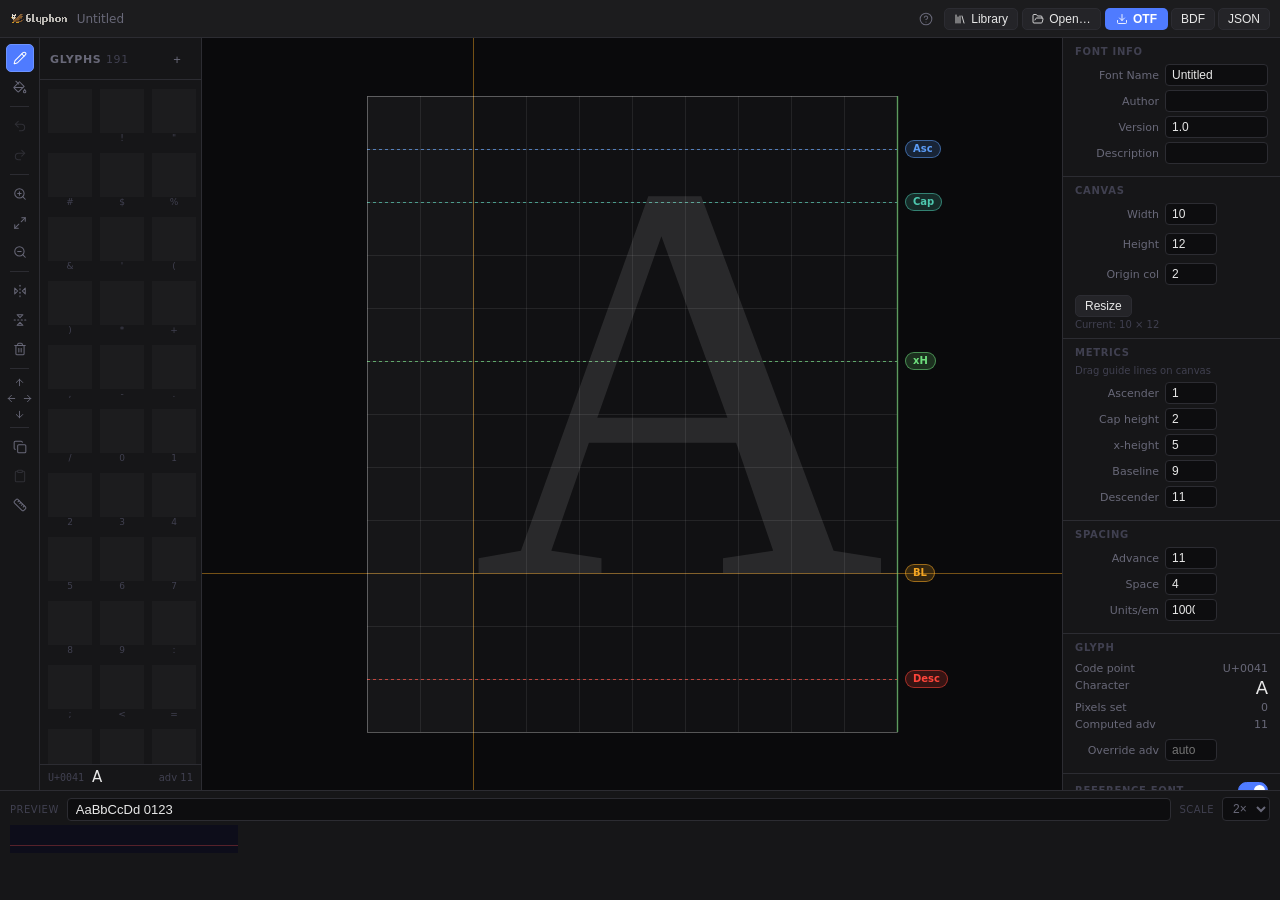
<file: index.html>
<!DOCTYPE html>
<html lang="en">
<head>
  <meta charset="UTF-8">
  <meta name="viewport" content="width=device-width, initial-scale=1.0">
  <title>Glyphon</title>
  <link rel="stylesheet" href="style.css">
  <script src="lib/lucide.min.js?v=1791367322"></script>
</head>
<body>
  <div id="app">

    <!-- ── Top bar ───────────────────────────────────────────────────── -->
    <div id="top-bar">
      <div class="topbar-left">
        <img src="assets/glyphon-logo.png" class="top-logo" alt="Glyphon">
        <span id="current-font-name" class="font-name-display">Untitled</span>
      </div>
      <div class="topbar-right">
        <button class="icon-btn" id="help-btn" title="Help (?)"><i data-lucide="circle-help"></i></button>
        <button class="btn-secondary" id="library-btn"><i data-lucide="library"></i> Library</button>
        <button class="btn-secondary" id="import-btn"><i data-lucide="folder-open"></i> Open…</button>
        <input type="file" id="import-file-input" accept=".json" style="display:none">
        <div class="export-menu-wrap">
          <button class="btn-primary" id="export-ttf-btn"><i data-lucide="download"></i> OTF</button>
          <button class="btn-secondary" id="export-bdf-btn">BDF</button>
          <button class="btn-secondary" id="export-json-btn">JSON</button>
        </div>
      </div>
    </div>

    <!-- ── Main area ─────────────────────────────────────────────────── -->
    <div id="main-area">

      <!-- Vertical tool strip -->
      <div id="tool-strip">
        <div class="strip-group">
          <button class="tool-btn active" data-tool="draw" title="Draw / toggle pixel (B)"><i data-lucide="pencil"></i></button>
          <button class="tool-btn"        data-tool="fill" title="Flood fill (F)"><i data-lucide="paint-bucket"></i></button>
        </div>

        <div class="strip-sep"></div>

        <div class="strip-group">
          <button class="icon-btn" id="undo-btn" title="Undo (⌘Z)" disabled><i data-lucide="undo-2"></i></button>
          <button class="icon-btn" id="redo-btn" title="Redo (⌘⇧Z)" disabled><i data-lucide="redo-2"></i></button>
        </div>

        <div class="strip-sep"></div>

        <div class="strip-group">
          <button class="icon-btn" id="zoom-in-btn"  title="Zoom in (+)"><i data-lucide="zoom-in"></i></button>
          <button class="icon-btn" id="zoom-fit-btn" title="Fit (0)"><i data-lucide="maximize-2"></i></button>
          <button class="icon-btn" id="zoom-out-btn" title="Zoom out (-)"><i data-lucide="zoom-out"></i></button>
        </div>

        <div class="strip-sep"></div>

        <div class="strip-group">
          <button class="icon-btn" id="flip-h-btn"      title="Flip horizontal (H)"><i data-lucide="flip-horizontal-2"></i></button>
          <button class="icon-btn" id="flip-v-btn"      title="Flip vertical (V)"><i data-lucide="flip-vertical-2"></i></button>
          <button class="icon-btn" id="clear-glyph-btn" title="Clear glyph (Del)"><i data-lucide="trash-2"></i></button>
        </div>

        <div class="strip-sep"></div>

        <!-- Shift arrows: diamond layout -->
        <div class="strip-arrows">
          <button class="strip-btn" id="shift-up-btn"    title="Shift pixels up (⇧K)"><i data-lucide="arrow-up"></i></button>
          <div class="strip-lr">
            <button class="strip-btn" id="shift-left-btn"  title="Shift pixels left (⇧H)"><i data-lucide="arrow-left"></i></button>
            <button class="strip-btn" id="shift-right-btn" title="Shift pixels right (⇧L)"><i data-lucide="arrow-right"></i></button>
          </div>
          <button class="strip-btn" id="shift-down-btn"  title="Shift pixels down (⇧J)"><i data-lucide="arrow-down"></i></button>
        </div>

        <div class="strip-sep"></div>

        <div class="strip-group">
          <button class="icon-btn" id="copy-glyph-btn"    title="Copy glyph (⌘C)"><i data-lucide="copy"></i></button>
          <button class="icon-btn" id="paste-glyph-btn"   title="Paste glyph (⌘V)" disabled><i data-lucide="clipboard"></i></button>
          <button class="icon-btn" id="toggle-guides-btn" title="Toggle guides" aria-pressed="true"><i data-lucide="ruler"></i></button>
        </div>
      </div>

      <!-- Left: character navigator -->
      <div id="char-nav">
        <div id="char-nav-scroll"></div>
        <div id="char-nav-footer">
          <span class="nav-footer-cp" id="nav-footer-cp">U+0020</span>
          <span class="nav-footer-ch" id="nav-footer-ch"> </span>
          <span class="nav-footer-adv" id="nav-footer-adv"></span>
        </div>
      </div>

      <!-- Center: pixel grid editor -->
      <div id="editor-area">
        <canvas id="grid-canvas"></canvas>
        <!-- Guide pill handles (absolutely positioned, updated by canvas-editor.js) -->
        <div id="guide-pills" aria-hidden="true"></div>
      </div>

      <!-- Right: metrics + glyph info -->
      <div id="metrics-panel"></div>

    </div>

    <!-- ── Preview bar ───────────────────────────────────────────────── -->
    <div id="preview-bar">
      <div class="preview-controls">
        <label class="preview-label">Preview</label>
        <input id="preview-input" type="text" placeholder="Type to preview…" value="AaBbCcDd 0123">
        <label class="preview-label">Scale</label>
        <select id="preview-scale">
          <option value="1">1×</option>
          <option value="2" selected>2×</option>
          <option value="3">3×</option>
          <option value="4">4×</option>
          <option value="6">6×</option>
          <option value="8">8×</option>
        </select>
      </div>
      <div id="preview-canvas-wrap">
        <canvas id="preview-canvas"></canvas>
      </div>
    </div>

  </div>

  <!-- Scripts: loaded in dependency order -->
  <script src="lib/opentype.min.js?v=1791367322"></script>
  <script src="src/data-model.js?v=1791367322"></script>
  <script src="src/state.js?v=1791367322"></script>
  <script src="src/storage.js?v=1791367322"></script>
  <script src="src/canvas-editor.js?v=1791367322"></script>
  <script src="src/char-navigator.js?v=1791367322"></script>
  <script src="src/metrics-panel.js?v=1791367322"></script>
  <script src="src/preview.js?v=1791367322"></script>
  <script src="src/export-ttf.js?v=1791367322"></script>
  <script src="src/export-bdf.js?v=1791367322"></script>
  <script src="src/export-json.js?v=1791367322"></script>
  <script src="src/shortcuts.js?v=1791367322"></script>
  <script src="src/bundled-fonts.js?v=1791367322"></script>
  <script src="src/library.js?v=1791367322"></script>
  <script src="src/ref-font.js?v=1791367322"></script>
  <script src="src/main.js?v=1791367322"></script>
</body>
</html>
</file>
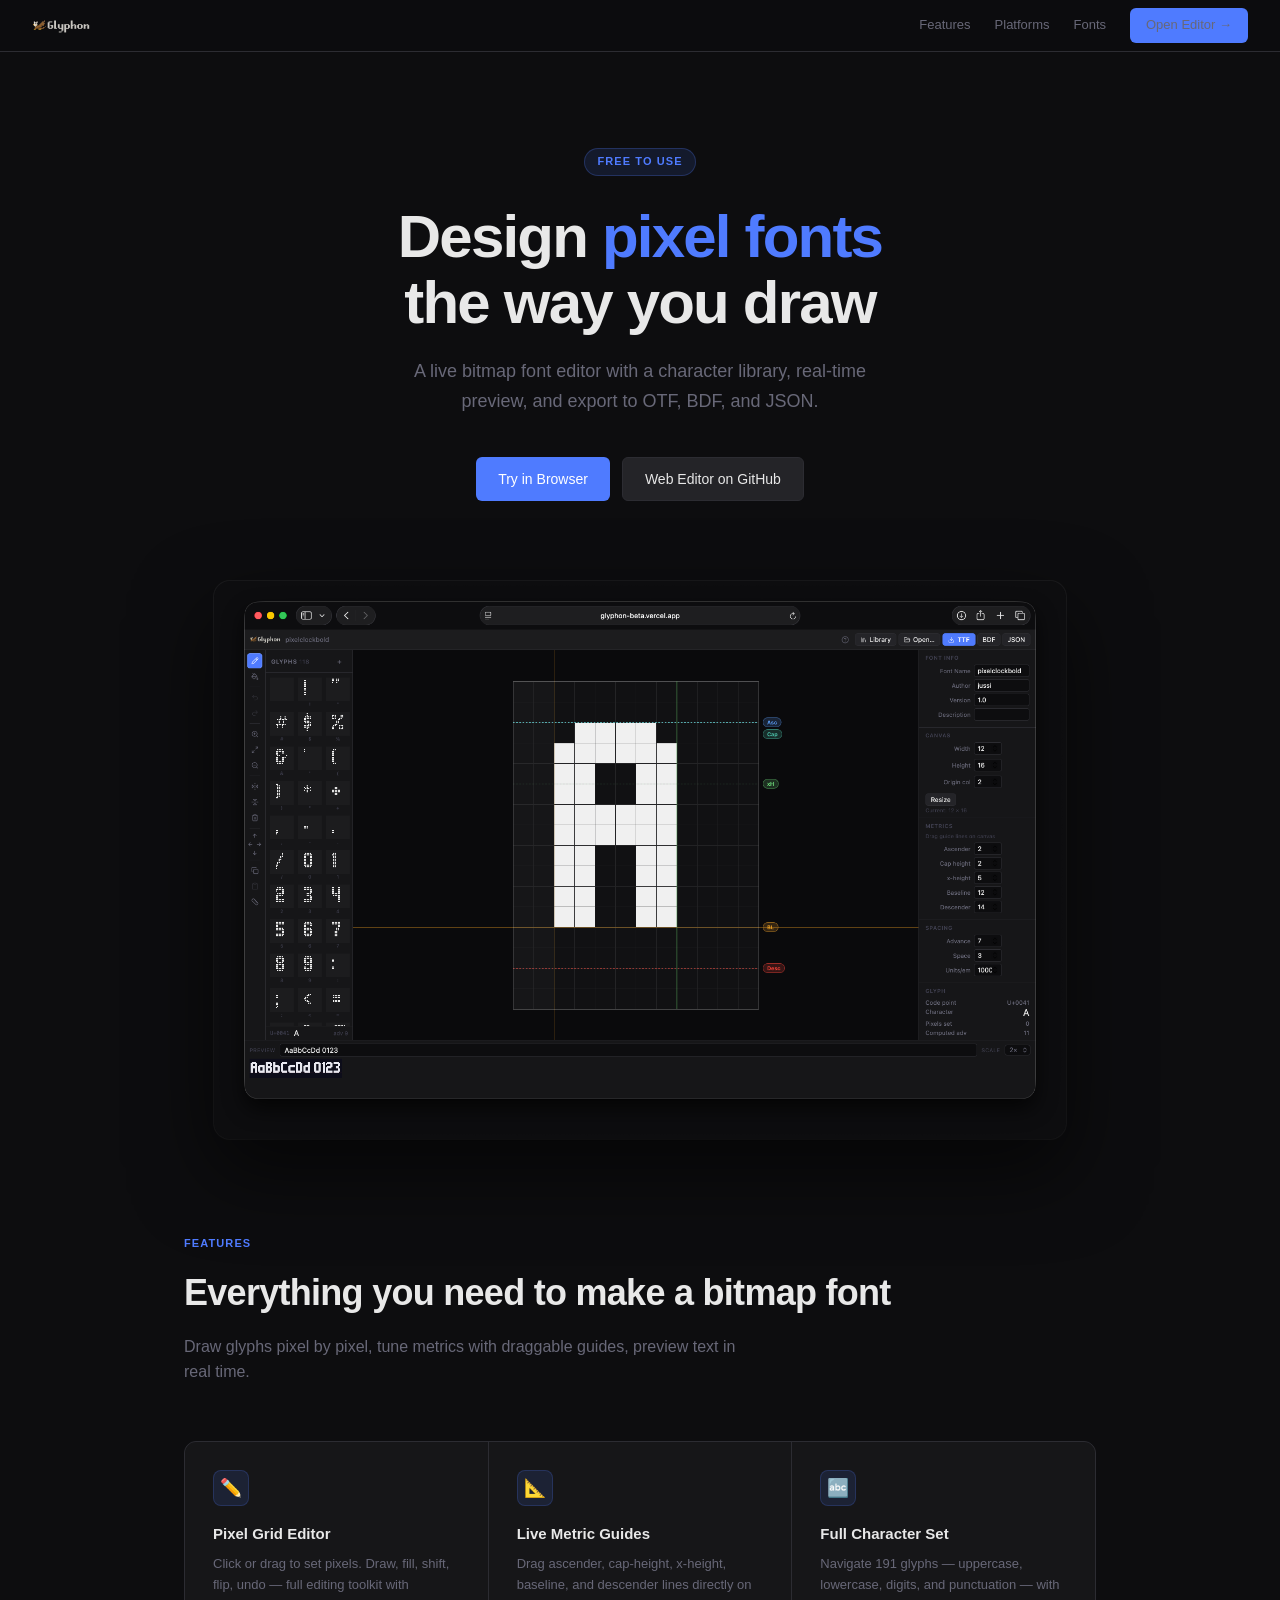
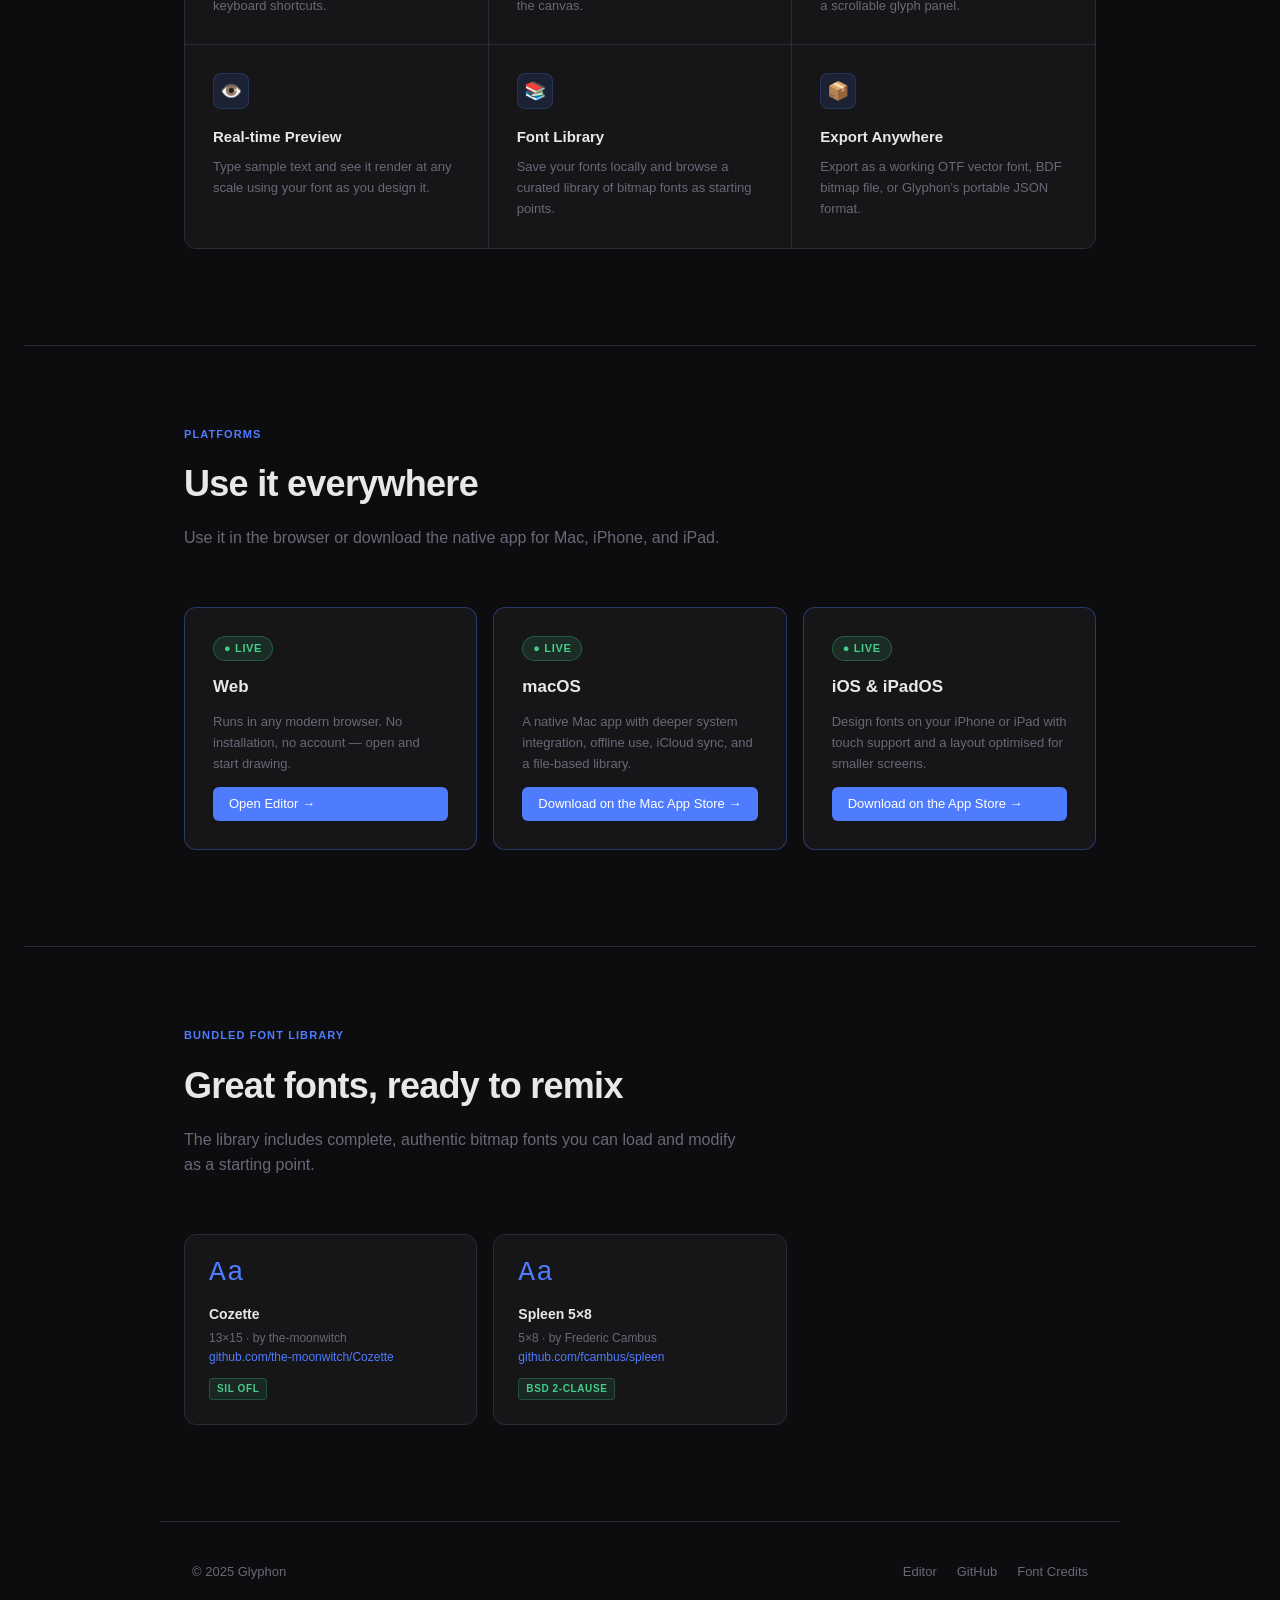
<file: about.html>
<!DOCTYPE html>
<html lang="en">
<head>
  <meta charset="UTF-8">
  <meta name="viewport" content="width=device-width, initial-scale=1.0">
  <title>Glyphon — Pixel Font Editor</title>
  <meta name="description" content="Design bitmap fonts with a live pixel editor, export to OTF, BDF, or JSON, and draw inspiration from a curated bitmap font library.">
  <style>
    *, *::before, *::after { box-sizing: border-box; margin: 0; padding: 0; }

    :root {
      --bg-0:    #0d0d0f;
      --bg-1:    #161618;
      --bg-2:    #1c1c1e;
      --bg-3:    #242428;
      --border:  #2c2c32;
      --accent:  #4f7bff;
      --accent-h:#6d94ff;
      --text-0:  #e8e8e8;
      --text-1:  #686878;
      --text-2:  #404050;
      --green:   #44cc88;
      --red:     #ff453a;
    }

    html { scroll-behavior: smooth; }

    body {
      background: var(--bg-0);
      color: var(--text-0);
      font-family: -apple-system, BlinkMacSystemFont, 'Segoe UI', Helvetica, Arial, sans-serif;
      font-size: 15px;
      line-height: 1.6;
      -webkit-font-smoothing: antialiased;
    }

    a { color: var(--accent); text-decoration: none; }
    a:hover { color: var(--accent-h); }

    /* ── Nav ──────────────────────────────────────────────────── */
    nav {
      position: sticky;
      top: 0;
      z-index: 100;
      display: flex;
      align-items: center;
      justify-content: space-between;
      padding: 0 32px;
      height: 52px;
      background: rgba(13,13,15,0.85);
      backdrop-filter: blur(12px);
      border-bottom: 1px solid var(--border);
    }

    .nav-logo {
      display: flex;
      align-items: center;
      gap: 10px;
      font-weight: 600;
      font-size: 15px;
      color: var(--text-0);
    }

    .nav-logo img { height: 22px; }

    .nav-links {
      display: flex;
      align-items: center;
      gap: 24px;
      font-size: 13px;
      color: var(--text-1);
    }

    .nav-links a { color: var(--text-1); }
    .nav-links a:hover { color: var(--text-0); }

    .btn {
      display: inline-flex;
      align-items: center;
      gap: 6px;
      padding: 7px 16px;
      border-radius: 6px;
      font-size: 13px;
      font-weight: 500;
      cursor: pointer;
      border: none;
      transition: background 0.15s, color 0.15s;
    }

    .btn-primary {
      background: var(--accent);
      color: #fff;
    }
    .btn-primary:hover { background: var(--accent-h); color: #fff; }

    .btn-secondary {
      background: var(--bg-3);
      color: var(--text-0);
      border: 1px solid var(--border);
    }
    .btn-secondary:hover { background: #2e2e34; }

    /* ── Hero ─────────────────────────────────────────────────── */
    .hero {
      text-align: center;
      padding: 96px 24px 80px;
      max-width: 720px;
      margin: 0 auto;
    }

    .hero-eyebrow {
      display: inline-block;
      font-size: 11px;
      font-weight: 600;
      letter-spacing: 0.1em;
      text-transform: uppercase;
      color: var(--accent);
      background: rgba(79,123,255,0.12);
      border: 1px solid rgba(79,123,255,0.25);
      border-radius: 100px;
      padding: 4px 12px;
      margin-bottom: 28px;
    }

    .hero h1 {
      font-size: clamp(36px, 6vw, 60px);
      font-weight: 700;
      letter-spacing: -0.03em;
      line-height: 1.1;
      margin-bottom: 20px;
      color: var(--text-0);
    }

    .hero h1 span { color: var(--accent); }

    .hero p {
      font-size: 18px;
      color: var(--text-1);
      max-width: 520px;
      margin: 0 auto 40px;
      line-height: 1.7;
    }

    .hero-cta {
      display: flex;
      gap: 12px;
      justify-content: center;
      flex-wrap: wrap;
    }

    .hero-cta .btn { padding: 10px 22px; font-size: 14px; }

    /* ── Pixel preview canvas ─────────────────────────────────── */
    .pixel-preview {
      margin: 0 auto 96px;
      max-width: 900px;
      padding: 0 24px;
    }

    .preview-frame img {
      width: 100%;
      height: auto;
      display: block;
      border-radius: 16px;
      box-shadow: 0 32px 80px rgba(0,0,0,0.6), 0 0 0 1px rgba(255,255,255,0.06);
    }

    /* ── Features ─────────────────────────────────────────────── */
    .section {
      max-width: 960px;
      margin: 0 auto;
      padding: 0 24px 96px;
    }

    .section-label {
      font-size: 11px;
      font-weight: 600;
      letter-spacing: 0.1em;
      text-transform: uppercase;
      color: var(--accent);
      margin-bottom: 12px;
    }

    .section h2 {
      font-size: clamp(24px, 4vw, 36px);
      font-weight: 700;
      letter-spacing: -0.02em;
      margin-bottom: 12px;
    }

    .section-sub {
      color: var(--text-1);
      font-size: 16px;
      max-width: 560px;
      margin-bottom: 56px;
    }

    .features-grid {
      display: grid;
      grid-template-columns: repeat(auto-fill, minmax(260px, 1fr));
      gap: 1px;
      background: var(--border);
      border: 1px solid var(--border);
      border-radius: 12px;
      overflow: hidden;
    }

    .feature-card {
      background: var(--bg-1);
      padding: 28px;
    }

    .feature-icon {
      width: 36px;
      height: 36px;
      border-radius: 8px;
      background: rgba(79,123,255,0.12);
      border: 1px solid rgba(79,123,255,0.2);
      display: flex;
      align-items: center;
      justify-content: center;
      font-size: 18px;
      margin-bottom: 16px;
    }

    .feature-card h3 {
      font-size: 15px;
      font-weight: 600;
      margin-bottom: 8px;
    }

    .feature-card p {
      font-size: 13px;
      color: var(--text-1);
      line-height: 1.6;
    }

    /* ── Platforms ────────────────────────────────────────────── */
    .platforms-grid {
      display: grid;
      grid-template-columns: repeat(auto-fill, minmax(260px, 1fr));
      gap: 16px;
    }

    .platform-card {
      background: var(--bg-1);
      border: 1px solid var(--border);
      border-radius: 12px;
      padding: 28px;
      display: flex;
      flex-direction: column;
      gap: 12px;
    }

    .platform-card.available { border-color: rgba(79,123,255,0.35); }

    .platform-badge {
      display: inline-flex;
      align-items: center;
      gap: 6px;
      font-size: 11px;
      font-weight: 600;
      letter-spacing: 0.06em;
      text-transform: uppercase;
      padding: 3px 10px;
      border-radius: 100px;
      width: fit-content;
    }

    .badge-live {
      background: rgba(68,204,136,0.12);
      border: 1px solid rgba(68,204,136,0.3);
      color: var(--green);
    }

    .badge-soon {
      background: var(--bg-3);
      border: 1px solid var(--border);
      color: var(--text-1);
    }

    .platform-card h3 { font-size: 17px; font-weight: 600; }

    .platform-card p {
      font-size: 13px;
      color: var(--text-1);
      line-height: 1.6;
      flex: 1;
    }

    /* ── Fonts ────────────────────────────────────────────────── */
    .fonts-grid {
      display: grid;
      grid-template-columns: repeat(auto-fill, minmax(260px, 1fr));
      gap: 16px;
    }

    .font-card {
      background: var(--bg-1);
      border: 1px solid var(--border);
      border-radius: 12px;
      padding: 24px;
    }

    .font-preview {
      font-size: 28px;
      letter-spacing: 0.04em;
      margin-bottom: 16px;
      color: var(--accent);
      font-family: monospace;
      line-height: 1;
    }

    .font-name { font-size: 14px; font-weight: 600; margin-bottom: 4px; }

    .font-meta { font-size: 12px; color: var(--text-1); }

    .font-license {
      display: inline-block;
      margin-top: 10px;
      font-size: 10px;
      font-weight: 600;
      letter-spacing: 0.06em;
      text-transform: uppercase;
      background: rgba(68,204,136,0.1);
      border: 1px solid rgba(68,204,136,0.25);
      color: var(--green);
      border-radius: 4px;
      padding: 2px 7px;
    }

    /* ── Footer ───────────────────────────────────────────────── */
    footer {
      border-top: 1px solid var(--border);
      padding: 40px 32px;
      display: flex;
      align-items: center;
      justify-content: space-between;
      flex-wrap: wrap;
      gap: 16px;
      color: var(--text-1);
      font-size: 13px;
      max-width: 960px;
      margin: 0 auto;
    }

    footer a { color: var(--text-1); }
    footer a:hover { color: var(--text-0); }

    .footer-links { display: flex; gap: 20px; flex-wrap: wrap; }

    /* ── Divider ──────────────────────────────────────────────── */
    .divider {
      border: none;
      border-top: 1px solid var(--border);
      margin: 0 24px 80px;
    }
  </style>
</head>
<body>

  <!-- Nav -->
  <nav>
    <a class="nav-logo" href="about.html">
      <img src="assets/glyphon-logo.png" alt="Glyphon">
    </a>
    <div class="nav-links">
      <a href="#features">Features</a>
      <a href="#platforms">Platforms</a>
      <a href="#fonts">Fonts</a>
      <a class="btn btn-primary" href="index.html">Open Editor →</a>
    </div>
  </nav>

  <!-- Hero -->
  <section class="hero">
    <div class="hero-eyebrow">Free to use</div>
    <h1>Design <span>pixel fonts</span><br>the way you draw</h1>
    <p>A live bitmap font editor with a character library, real-time preview, and export to OTF, BDF, and JSON.</p>
    <div class="hero-cta">
      <a class="btn btn-primary" href="index.html">Try in Browser</a>
      <a class="btn btn-secondary" href="https://github.com/jussiedlund/glyphon-web" target="_blank">Web Editor on GitHub</a>
    </div>
  </section>

  <!-- Live pixel preview -->
  <div class="pixel-preview">
    <div class="preview-frame">
      <img src="assets/app-screenshot.png" alt="Glyphon editor showing a pixel font being designed">
    </div>
  </div>

  <!-- Features -->
  <section class="section" id="features">
    <div class="section-label">Features</div>
    <h2>Everything you need to make a bitmap font</h2>
    <p class="section-sub">Draw glyphs pixel by pixel, tune metrics with draggable guides, preview text in real time.</p>

    <div class="features-grid">
      <div class="feature-card">
        <div class="feature-icon">✏️</div>
        <h3>Pixel Grid Editor</h3>
        <p>Click or drag to set pixels. Draw, fill, shift, flip, undo — full editing toolkit with keyboard shortcuts.</p>
      </div>
      <div class="feature-card">
        <div class="feature-icon">📐</div>
        <h3>Live Metric Guides</h3>
        <p>Drag ascender, cap-height, x-height, baseline, and descender lines directly on the canvas.</p>
      </div>
      <div class="feature-card">
        <div class="feature-icon">🔤</div>
        <h3>Full Character Set</h3>
        <p>Navigate 191 glyphs — uppercase, lowercase, digits, and punctuation — with a scrollable glyph panel.</p>
      </div>
      <div class="feature-card">
        <div class="feature-icon">👁️</div>
        <h3>Real-time Preview</h3>
        <p>Type sample text and see it render at any scale using your font as you design it.</p>
      </div>
      <div class="feature-card">
        <div class="feature-icon">📚</div>
        <h3>Font Library</h3>
        <p>Save your fonts locally and browse a curated library of bitmap fonts as starting points.</p>
      </div>
      <div class="feature-card">
        <div class="feature-icon">📦</div>
        <h3>Export Anywhere</h3>
        <p>Export as a working OTF vector font, BDF bitmap file, or Glyphon's portable JSON format.</p>
      </div>
    </div>
  </section>

  <hr class="divider">

  <!-- Platforms -->
  <section class="section" id="platforms">
    <div class="section-label">Platforms</div>
    <h2>Use it everywhere</h2>
    <p class="section-sub">Use it in the browser or download the native app for Mac, iPhone, and iPad.</p>

    <div class="platforms-grid">
      <div class="platform-card available">
        <span class="platform-badge badge-live">● Live</span>
        <h3>Web</h3>
        <p>Runs in any modern browser. No installation, no account — open and start drawing.</p>
        <a class="btn btn-primary" href="index.html">Open Editor →</a>
      </div>
      <div class="platform-card available">
        <span class="platform-badge badge-live">● Live</span>
        <h3>macOS</h3>
        <p>A native Mac app with deeper system integration, offline use, iCloud sync, and a file-based library.</p>
        <a class="btn btn-primary" href="https://apps.apple.com/sg/app/glyphon/id6769979376" target="_blank">Download on the Mac App Store →</a>
      </div>
      <div class="platform-card available">
        <span class="platform-badge badge-live">● Live</span>
        <h3>iOS &amp; iPadOS</h3>
        <p>Design fonts on your iPhone or iPad with touch support and a layout optimised for smaller screens.</p>
        <a class="btn btn-primary" href="https://apps.apple.com/sg/app/glyphon/id6769979376" target="_blank">Download on the App Store →</a>
      </div>
    </div>
  </section>

  <hr class="divider">

  <!-- Bundled Fonts -->
  <section class="section" id="fonts">
    <div class="section-label">Bundled Font Library</div>
    <h2>Great fonts, ready to remix</h2>
    <p class="section-sub">The library includes complete, authentic bitmap fonts you can load and modify as a starting point.</p>

    <div class="fonts-grid">
      <div class="font-card">
        <div class="font-preview">Aa</div>
        <div class="font-name">Cozette</div>
        <div class="font-meta">13×15 · by the-moonwitch</div>
        <div class="font-meta"><a href="https://github.com/the-moonwitch/Cozette" target="_blank">github.com/the-moonwitch/Cozette</a></div>
        <span class="font-license">SIL OFL</span>
      </div>
      <div class="font-card">
        <div class="font-preview">Aa</div>
        <div class="font-name">Spleen 5×8</div>
        <div class="font-meta">5×8 · by Frederic Cambus</div>
        <div class="font-meta"><a href="https://github.com/fcambus/spleen" target="_blank">github.com/fcambus/spleen</a></div>
        <span class="font-license">BSD 2-Clause</span>
      </div>
    </div>
  </section>

  <!-- Footer -->
  <footer>
    <span>© 2025 Glyphon</span>
    <div class="footer-links">
      <a href="index.html">Editor</a>
      <a href="https://github.com/jussiedlund/glyphon-web" target="_blank">GitHub</a>
      <a href="FONTS.md">Font Credits</a>
    </div>
  </footer>


</body>
</html>
</file>
<file: style.css>
/* ── Reset & base ─────────────────────────────────────────────────────── */
*, *::before, *::after { box-sizing: border-box; margin: 0; padding: 0; }

:root {
  --bg-0:      #0d0d0f;
  --bg-1:      #161618;
  --bg-2:      #1c1c1e;
  --bg-3:      #242428;
  --border:    #2c2c32;
  --accent:    #4f7bff;
  --accent-h:  #6d94ff;
  --text-0:    #e8e8e8;
  --text-1:    #686878;
  --text-2:    #404050;
  --red:       #ff453a;
  --green:     #44cc88;
  --topbar-h:  38px;
  --strip-w:   40px;
  --nav-w:     162px;
  --panel-w:   218px;
  --preview-h: 110px;
}

html, body {
  height: 100%;
  background: var(--bg-0);
  color: var(--text-0);
  font-family: system-ui, -apple-system, 'Segoe UI', sans-serif;
  font-size: 13px;
  overflow: hidden;
}

/* ── App shell ────────────────────────────────────────────────────────── */
#app {
  display: flex;
  flex-direction: column;
  height: 100vh;
}

/* ── Top bar ──────────────────────────────────────────────────────────── */
#top-bar {
  display: flex;
  align-items: center;
  height: var(--topbar-h);
  padding: 0 10px;
  background: var(--bg-2);
  border-bottom: 1px solid var(--border);
  flex-shrink: 0;
  user-select: none;
  gap: 6px;
}

.topbar-left {
  display: flex;
  align-items: center;
  gap: 8px;
}

.topbar-right {
  display: flex;
  align-items: center;
  gap: 4px;
  margin-left: auto;
}

.app-title {
  font-weight: 700;
  font-size: 13px;
  color: var(--accent);
  letter-spacing: 0.01em;
}

.top-logo {
  height: 22px;
  width: auto;
  image-rendering: pixelated;
  display: block;
  opacity: 0.92;
}

.font-name-display {
  color: var(--text-1);
  font-size: 12px;
  max-width: 160px;
  overflow: hidden;
  text-overflow: ellipsis;
  white-space: nowrap;
}

/* ── Main area ────────────────────────────────────────────────────────── */
#main-area {
  display: flex;
  flex: 1;
  overflow: hidden;
}

/* ── Tool strip (vertical) ────────────────────────────────────────────── */
#tool-strip {
  width: var(--strip-w);
  flex-shrink: 0;
  background: var(--bg-1);
  border-right: 1px solid var(--border);
  display: flex;
  flex-direction: column;
  align-items: center;
  padding: 6px 0;
  gap: 1px;
  overflow-y: auto;
  overflow-x: hidden;
}

#tool-strip::-webkit-scrollbar { width: 0; }

.strip-group {
  display: flex;
  flex-direction: column;
  align-items: center;
  gap: 1px;
  width: 100%;
  padding: 0 4px;
}

.strip-sep {
  width: 50%;
  height: 1px;
  background: var(--border);
  margin: 4px 0;
  flex-shrink: 0;
}

/* Diamond layout for shift arrows */
.strip-arrows {
  display: flex;
  flex-direction: column;
  align-items: center;
  gap: 0;
  padding: 0 2px;
}

.strip-lr {
  display: flex;
  gap: 0;
}

.strip-btn {
  width: 16px;
  height: 16px;
  background: transparent;
  border: 1px solid transparent;
  border-radius: 3px;
  color: var(--text-1);
  display: flex;
  align-items: center;
  justify-content: center;
  cursor: pointer;
  transition: background 0.1s, color 0.1s;
}
.strip-btn svg { width: 11px; height: 11px; stroke-width: 2; }
.strip-btn:hover { background: var(--bg-3); color: var(--text-0); }

/* ── Character navigator ──────────────────────────────────────────────── */
#char-nav {
  width: var(--nav-w);
  flex-shrink: 0;
  background: var(--bg-1);
  border-right: 1px solid var(--border);
  display: flex;
  flex-direction: column;
  overflow: hidden;
}

#char-nav-scroll {
  flex: 1;
  overflow-y: auto;
  overflow-x: hidden;
}

#char-nav-scroll::-webkit-scrollbar { width: 6px; }
#char-nav-scroll::-webkit-scrollbar-track { background: var(--bg-1); }
#char-nav-scroll::-webkit-scrollbar-thumb { background: var(--border); border-radius: 3px; }

.nav-header {
  display: flex;
  align-items: center;
  justify-content: space-between;
  padding: 7px 10px 6px;
  border-bottom: 1px solid var(--border);
  position: sticky;
  top: 0;
  background: var(--bg-1);
  z-index: 1;
}
.nav-title { font-weight: 600; font-size: 11px; color: var(--text-1); text-transform: uppercase; letter-spacing: 0.06em; }
.nav-count { color: var(--text-2); font-weight: 400; }

.glyph-grid {
  display: grid;
  grid-template-columns: repeat(3, 1fr);
  gap: 2px;
  padding: 5px;
}

.glyph-thumb {
  display: flex;
  flex-direction: column;
  align-items: center;
  gap: 1px;
  padding: 3px 2px;
  border-radius: 4px;
  cursor: pointer;
  border: 1px solid transparent;
  transition: background 0.1s;
}
.glyph-thumb:hover  { background: var(--bg-3); }
.glyph-thumb.active { background: var(--bg-3); border-color: var(--accent); }
.glyph-thumb canvas { display: block; image-rendering: pixelated; }
.glyph-label {
  font-size: 9px;
  color: var(--text-2);
  text-align: center;
  line-height: 1;
  overflow: hidden;
  max-width: 30px;
  text-overflow: ellipsis;
}

/* ── Char nav footer ──────────────────────────────────────────────────── */
#char-nav-footer {
  flex-shrink: 0;
  border-top: 1px solid var(--border);
  padding: 5px 8px;
  display: flex;
  align-items: center;
  gap: 6px;
  background: var(--bg-1);
  min-height: 26px;
}

.nav-footer-cp  { font-size: 10px; color: var(--text-2); font-family: monospace; }
.nav-footer-ch  { font-size: 15px; color: var(--text-0); line-height: 1; min-width: 14px; text-align: center; }
.nav-footer-adv { font-size: 10px; color: var(--text-2); margin-left: auto; }

/* ── Editor area ──────────────────────────────────────────────────────── */
#editor-area {
  flex: 1;
  display: flex;
  align-items: stretch;
  justify-content: stretch;
  overflow: hidden;
  background: var(--bg-0);
  position: relative;
}

#grid-canvas {
  display: block;
  width: 100%;
  height: 100%;
  cursor: crosshair;
  image-rendering: pixelated;
}

/* ── Right panel (metrics) ────────────────────────────────────────────── */
#metrics-panel {
  width: var(--panel-w);
  flex-shrink: 0;
  background: var(--bg-1);
  border-left: 1px solid var(--border);
  overflow-y: auto;
  overflow-x: hidden;
}

#metrics-panel::-webkit-scrollbar { width: 6px; }
#metrics-panel::-webkit-scrollbar-track { background: var(--bg-1); }
#metrics-panel::-webkit-scrollbar-thumb { background: var(--border); border-radius: 3px; }

.panel-section {
  padding: 8px 12px;
  border-bottom: 1px solid var(--border);
}

.panel-title {
  font-size: 10px;
  font-weight: 600;
  text-transform: uppercase;
  letter-spacing: 0.07em;
  color: var(--text-2);
  margin-bottom: 7px;
}

.field-row {
  display: flex;
  align-items: center;
  margin-bottom: 4px;
  gap: 6px;
}
.field-label {
  flex: 0 0 84px;
  font-size: 11px;
  color: var(--text-1);
  text-align: right;
}
.field-input {
  flex: 1;
  background: var(--bg-0);
  border: 1px solid var(--border);
  border-radius: 4px;
  color: var(--text-0);
  padding: 3px 6px;
  font-size: 12px;
  min-width: 0;
}
.field-input:focus {
  outline: none;
  border-color: var(--accent);
}
.field-input[type="number"] { width: 52px; flex: none; }

.grid-size-row { display: flex; flex-direction: column; gap: 4px; }

.hint-text { font-size: 10px; color: var(--text-2); margin-top: 2px; }

.glyph-info-row {
  display: flex;
  justify-content: space-between;
  font-size: 11px;
  color: var(--text-1);
  padding: 2px 0;
}
.glyph-info-char {
  font-size: 18px;
  line-height: 1;
  color: var(--text-0);
}

/* ── Preview bar ──────────────────────────────────────────────────────── */
#preview-bar {
  height: var(--preview-h);
  flex-shrink: 0;
  background: var(--bg-1);
  border-top: 1px solid var(--border);
  display: flex;
  flex-direction: column;
  gap: 4px;
  padding: 6px 10px 4px;
}

.preview-controls {
  display: flex;
  align-items: center;
  gap: 8px;
  flex-shrink: 0;
}

.preview-label {
  font-size: 10px;
  color: var(--text-2);
  text-transform: uppercase;
  letter-spacing: 0.05em;
}

#preview-input {
  flex: 1;
  background: var(--bg-0);
  border: 1px solid var(--border);
  border-radius: 4px;
  color: var(--text-0);
  padding: 3px 8px;
  font-size: 13px;
}
#preview-input:focus { outline: none; border-color: var(--accent); }

#preview-scale {
  background: var(--bg-0);
  border: 1px solid var(--border);
  border-radius: 4px;
  color: var(--text-1);
  padding: 3px 6px;
  font-size: 12px;
}

#preview-canvas-wrap {
  flex: 1;
  overflow-x: auto;
  overflow-y: hidden;
}
#preview-canvas-wrap::-webkit-scrollbar { height: 4px; }
#preview-canvas-wrap::-webkit-scrollbar-thumb { background: var(--border); border-radius: 2px; }

#preview-canvas {
  display: block;
  image-rendering: pixelated;
}

/* ── Buttons ──────────────────────────────────────────────────────────── */
.btn-primary {
  background: var(--accent);
  color: #fff;
  border: none;
  border-radius: 5px;
  padding: 4px 11px;
  font-size: 12px;
  font-weight: 600;
  cursor: pointer;
  transition: background 0.15s;
}
.btn-primary:hover { background: var(--accent-h); }

.btn-secondary {
  background: var(--bg-3);
  color: var(--text-0);
  border: 1px solid var(--border);
  border-radius: 5px;
  padding: 3px 9px;
  font-size: 12px;
  cursor: pointer;
  transition: background 0.15s;
}
.btn-secondary:hover { background: var(--bg-2); border-color: var(--accent); }

.btn-danger {
  background: transparent;
  color: var(--red);
  border: 1px solid transparent;
  border-radius: 4px;
  padding: 3px 7px;
  font-size: 12px;
  cursor: pointer;
}
.btn-danger:hover { background: rgba(255,68,102,0.12); border-color: var(--red); }

.icon-btn {
  background: transparent;
  border: 1px solid transparent;
  border-radius: 5px;
  color: var(--text-1);
  font-size: 13px;
  width: 28px;
  height: 28px;
  display: flex;
  align-items: center;
  justify-content: center;
  cursor: pointer;
  transition: background 0.1s, color 0.1s;
}
.icon-btn:hover   { background: var(--bg-3); color: var(--text-0); }
.icon-btn:disabled { opacity: 0.3; cursor: default; }

.tool-btn {
  background: transparent;
  border: 1px solid transparent;
  border-radius: 5px;
  font-size: 14px;
  width: 30px;
  height: 30px;
  display: flex;
  align-items: center;
  justify-content: center;
  cursor: pointer;
  transition: background 0.1s;
  color: var(--text-1);
}
.tool-btn:hover  { background: var(--bg-3); color: var(--text-0); }
.tool-btn.active { background: var(--accent); border-color: var(--accent-h); color: #fff; }

/* In the vertical strip, tool-btn should be slightly smaller */
#tool-strip .tool-btn {
  width: 28px;
  height: 28px;
}

.export-menu-wrap { display: flex; gap: 3px; }

/* ── Mini modal (add range) ───────────────────────────────────────────── */
.mini-modal {
  position: absolute;
  top: 38px;
  right: 4px;
  width: 190px;
  background: var(--bg-2);
  border: 1px solid var(--border);
  border-radius: 8px;
  padding: 10px;
  z-index: 200;
  box-shadow: 0 8px 32px rgba(0,0,0,0.5);
}
.mini-modal-title { font-size: 11px; font-weight: 600; color: var(--text-1); margin-bottom: 8px; text-transform: uppercase; letter-spacing: 0.05em; }
.mini-modal-close { position: absolute; top: 8px; right: 8px; }

.range-presets { display: flex; flex-wrap: wrap; gap: 4px; margin-bottom: 8px; }
.preset-btn {
  background: var(--bg-3);
  border: 1px solid var(--border);
  border-radius: 4px;
  color: var(--text-1);
  font-size: 11px;
  padding: 3px 6px;
  cursor: pointer;
}
.preset-btn:hover { border-color: var(--accent); color: var(--text-0); }

.range-custom { display: flex; flex-direction: column; gap: 6px; }
.range-custom label { font-size: 11px; color: var(--text-1); }
.range-custom input { background: var(--bg-0); border: 1px solid var(--border); border-radius: 3px; color: var(--text-0); padding: 2px 4px; font-size: 11px; font-family: monospace; }

/* ── Full modal (library, help) ───────────────────────────────────────── */
.modal-overlay {
  position: fixed;
  inset: 0;
  background: rgba(0,0,0,0.6);
  display: flex;
  align-items: center;
  justify-content: center;
  z-index: 500;
}

.modal-box {
  background: var(--bg-2);
  border: 1px solid var(--border);
  border-radius: 10px;
  width: 480px;
  max-width: 95vw;
  max-height: 80vh;
  display: flex;
  flex-direction: column;
  box-shadow: 0 20px 60px rgba(0,0,0,0.6);
}
.modal-box--narrow { width: 340px; }

.modal-header {
  display: flex;
  align-items: center;
  justify-content: space-between;
  padding: 14px 16px 12px;
  border-bottom: 1px solid var(--border);
  flex-shrink: 0;
}
.modal-title { font-weight: 600; font-size: 14px; }

.modal-body {
  overflow-y: auto;
  padding: 12px 16px;
  flex: 1;
}

.library-actions { display: flex; gap: 8px; margin-bottom: 12px; }

.library-empty { color: var(--text-2); text-align: center; padding: 24px 0; font-size: 13px; }

.library-item {
  display: flex;
  align-items: center;
  justify-content: space-between;
  padding: 8px 10px;
  border-radius: 6px;
  margin-bottom: 4px;
  background: var(--bg-3);
  border: 1px solid var(--border);
}
.library-item:hover { border-color: var(--accent); }
.library-item-info { display: flex; flex-direction: column; gap: 2px; min-width: 0; }
.library-item-name { font-size: 13px; font-weight: 500; color: var(--text-0); }
.library-item-meta { font-size: 11px; color: var(--text-2); }
.library-item-actions { display: flex; gap: 4px; flex-shrink: 0; }

/* ── Shortcuts help ───────────────────────────────────────────────────── */
.shortcuts-list { display: flex; flex-direction: column; gap: 2px; }
.shortcut-row { display: flex; align-items: center; gap: 10px; padding: 4px 0; border-bottom: 1px solid var(--bg-3); }
.shortcut-row:last-child { border-bottom: none; }

kbd {
  background: var(--bg-3);
  border: 1px solid var(--border);
  border-radius: 4px;
  padding: 2px 6px;
  font-family: monospace;
  font-size: 11px;
  color: var(--text-0);
  min-width: 50px;
  text-align: center;
  flex-shrink: 0;
}

/* ── Toast notification ───────────────────────────────────────────────── */
.toast {
  position: fixed;
  bottom: 24px;
  left: 50%;
  transform: translateX(-50%) translateY(16px);
  background: var(--bg-3);
  border: 1px solid var(--border);
  border-radius: 20px;
  padding: 7px 18px;
  font-size: 13px;
  color: var(--text-0);
  pointer-events: none;
  opacity: 0;
  transition: opacity 0.2s, transform 0.2s;
  z-index: 1000;
  box-shadow: 0 4px 20px rgba(0,0,0,0.4);
}
.toast-visible {
  opacity: 1;
  transform: translateX(-50%) translateY(0);
}

/* ── Guide pill handles ───────────────────────────────────────────────── */
#guide-pills {
  position: absolute;
  top: 0; left: 0;
  width: 100%; height: 100%;
  pointer-events: none;
  overflow: visible;
}

.guide-pill {
  position: absolute;
  pointer-events: auto;
  font-size: 10px;
  font-weight: 600;
  line-height: 1;
  padding: 3px 7px;
  border-radius: 20px;
  white-space: nowrap;
  cursor: ns-resize;
  user-select: none;
  color: var(--pill-color, #fff);
  background: color-mix(in srgb, var(--pill-color, #888) 18%, transparent);
  border: 1px solid color-mix(in srgb, var(--pill-color, #888) 55%, transparent);
  transition: background 0.1s, color 0.1s;
}
.guide-pill:hover,
.guide-pill.dragging {
  background: var(--pill-color, #888);
  color: #fff;
}

/* ── Lucide icons ─────────────────────────────────────────────────────── */
.icon-btn svg, .tool-btn svg { width: 14px; height: 14px; stroke-width: 1.75; }
.btn-primary svg, .btn-secondary svg { width: 12px; height: 12px; stroke-width: 1.75; vertical-align: -2px; margin-right: 2px; }

/* ── Scrollbar (Firefox) ──────────────────────────────────────────────── */
* { scrollbar-width: thin; scrollbar-color: var(--border) var(--bg-1); }

/* ── Library page ─────────────────────────────────────────────────────── */
#library-page {
  display: none;
  flex-direction: column;
  height: 100vh;
  background: var(--bg-0);
}

#lib-topbar {
  display: flex;
  align-items: center;
  height: var(--topbar-h);
  padding: 0 10px;
  background: var(--bg-2);
  border-bottom: 1px solid var(--border);
  flex-shrink: 0;
  gap: 8px;
}

.lib-title {
  flex: 1;
  font-weight: 600;
  font-size: 13px;
  color: var(--text-0);
}

#lib-body {
  flex: 1;
  overflow-y: auto;
  padding: 28px 32px 48px;
  display: flex;
  flex-direction: column;
  gap: 40px;
}

.lib-section-header {
  display: flex;
  align-items: baseline;
  gap: 12px;
  margin-bottom: 16px;
}

.lib-section-title {
  font-size: 15px;
  font-weight: 600;
  color: var(--text-0);
}

.lib-section-sub {
  font-size: 11px;
  color: var(--text-1);
}

.lib-grid {
  display: grid;
  grid-template-columns: repeat(auto-fill, minmax(200px, 1fr));
  gap: 12px;
}

.lib-card {
  background: var(--bg-2);
  border: 1px solid var(--border);
  border-radius: 8px;
  overflow: hidden;
  display: flex;
  flex-direction: column;
  transition: border-color 0.15s;
}

.lib-card:hover { border-color: var(--accent); }

.lib-thumb {
  display: block;
  width: 100%;
  height: 72px;
  background: var(--bg-1);
  image-rendering: pixelated;
}

.lib-card-info {
  padding: 10px 12px 12px;
  display: flex;
  flex-direction: column;
  gap: 4px;
  flex: 1;
}

.lib-card-name-row {
  display: flex;
  align-items: center;
  gap: 6px;
}

.lib-card-name {
  font-size: 13px;
  font-weight: 500;
  color: var(--text-0);
  flex: 1;
  white-space: nowrap;
  overflow: hidden;
  text-overflow: ellipsis;
}

.lib-card-sub {
  font-size: 11px;
  color: var(--text-1);
  margin-bottom: 8px;
}

.lib-card-actions {
  display: flex;
  gap: 6px;
  margin-top: auto;
}

.lib-badge {
  font-size: 9px;
  font-weight: 600;
  letter-spacing: 0.04em;
  text-transform: uppercase;
  color: var(--green);
  background: rgba(68, 204, 136, 0.1);
  border: 1px solid rgba(68, 204, 136, 0.25);
  border-radius: 3px;
  padding: 1px 5px;
  flex-shrink: 0;
}

.lib-empty {
  color: var(--text-1);
  font-size: 13px;
  padding: 20px 0;
  grid-column: 1 / -1;
}

/* ── Reference Font panel section ────────────────────────────────────── */
.ref-header {
  display: flex;
  align-items: center;
  justify-content: space-between;
  margin-bottom: 4px;
}

/* iOS-style toggle switch */
.ref-toggle {
  position: relative;
  display: inline-block;
  width: 30px;
  height: 17px;
  cursor: pointer;
  flex-shrink: 0;
}
.ref-toggle input { display: none; }
.ref-toggle-track {
  position: absolute;
  inset: 0;
  background: var(--bg-3);
  border: 1px solid var(--border);
  border-radius: 9px;
  transition: background 0.15s, border-color 0.15s;
}
.ref-toggle-track::after {
  content: '';
  position: absolute;
  top: 2px; left: 2px;
  width: 11px; height: 11px;
  background: var(--text-1);
  border-radius: 50%;
  transition: transform 0.15s, background 0.15s;
}
.ref-toggle input:checked + .ref-toggle-track {
  background: var(--accent);
  border-color: var(--accent);
}
.ref-toggle input:checked + .ref-toggle-track::after {
  transform: translateX(13px);
  background: #fff;
}

/* Slider rows (label + range + value) */
.ref-slider-row {
  display: flex;
  align-items: center;
  gap: 6px;
  margin-bottom: 4px;
}
.ref-slider {
  flex: 1;
  accent-color: var(--accent);
  min-width: 0;
  height: 3px;
  cursor: pointer;
}
.ref-val {
  font-size: 10px;
  color: var(--text-1);
  font-family: monospace;
  width: 30px;
  text-align: right;
  flex-shrink: 0;
}

/* Family text input — full width within field-row */
.ref-family-input {
  flex: 1 !important;
  width: auto !important;
  min-width: 0;
}

/* Divider before derived metrics sub-section */
.ref-divider {
  height: 1px;
  background: var(--border);
  margin: 8px -12px;
}

/* Metrics comparison table */
.ref-metrics-table {
  background: var(--bg-0);
  border-radius: 4px;
  padding: 5px 8px;
  margin-bottom: 0;
}
.ref-metric-row {
  display: flex;
  align-items: center;
  gap: 4px;
  padding: 2px 0;
  font-size: 11px;
}
.ref-metric-label {
  color: var(--text-1);
  width: 62px;
  flex-shrink: 0;
  font-size: 10px;
}
.ref-metric-num {
  color: var(--text-1);
  font-family: monospace;
  font-size: 10px;
  width: 18px;
  text-align: center;
}
.ref-metric-changed {
  color: var(--text-0);
  font-weight: 700;
}
.ref-metric-arrow {
  color: var(--text-2);
  font-size: 9px;
  flex: 1;
  text-align: center;
}
.ref-apply-btn {
  width: 100%;
  padding: 5px 0;
  font-size: 11px;
}
.ref-apply-btn:disabled {
  opacity: 0.4;
  cursor: default;
}
</file>
